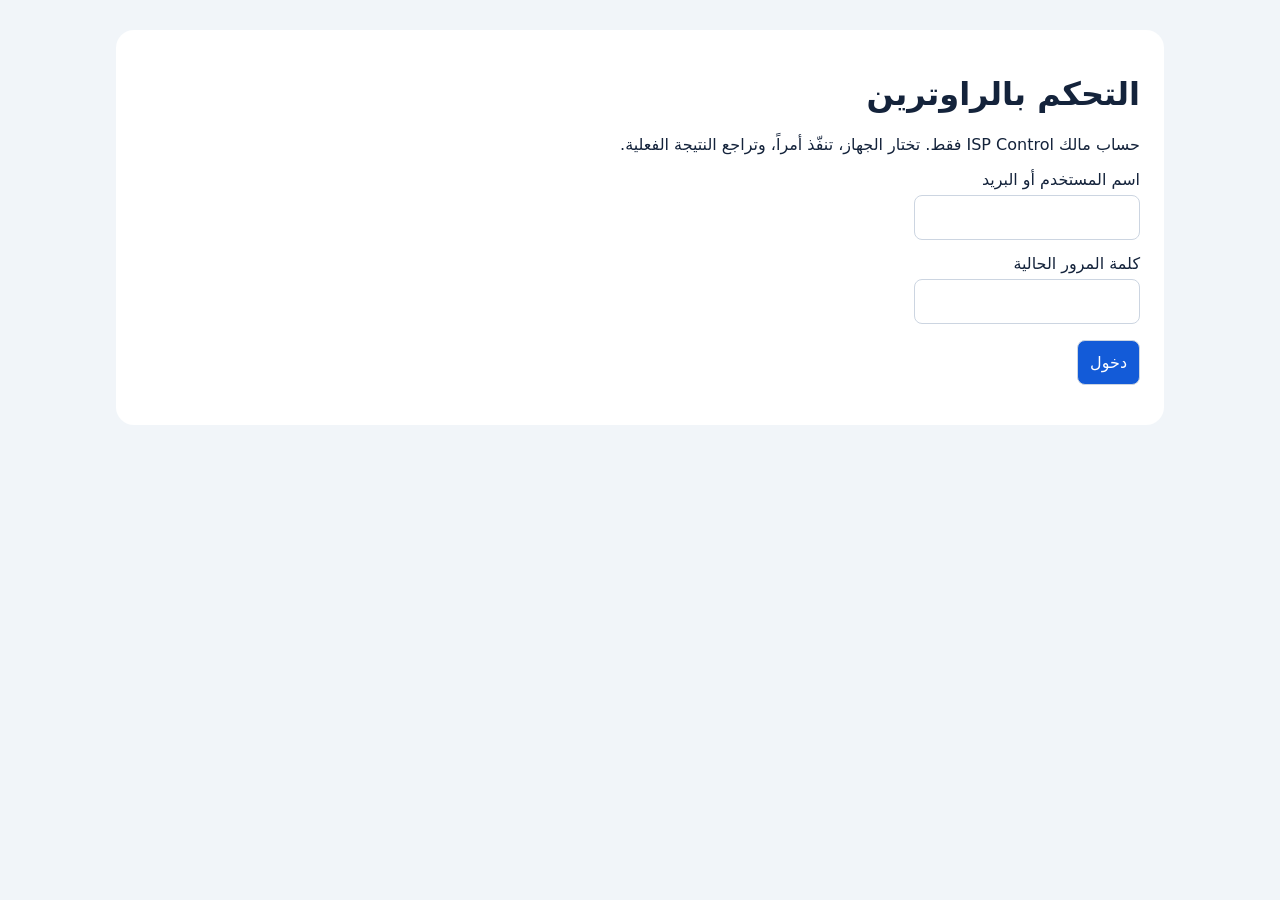
<file: isp-control/remote-v3.html>
<!doctype html><html lang="ar" dir="rtl"><meta charset="utf-8"><meta name="viewport" content="width=device-width,initial-scale=1"><title>ISP Control — التحكم بالراوترين</title>
<style>body{font:16px system-ui;background:#f1f5f9;color:#14233b;margin:0}main{max-width:1000px;margin:30px auto;padding:24px;background:white;border-radius:18px}input,select,textarea,button{font:inherit;padding:12px;border:1px solid #ccd5e1;border-radius:8px;box-sizing:border-box}textarea{width:100%;min-height:130px;direction:ltr;text-align:left}button{background:#135bd8;color:white;cursor:pointer}button:disabled{opacity:.4;cursor:default}label{display:block;margin:14px 0 6px}pre{white-space:pre-wrap;overflow-wrap:anywhere;direction:ltr;text-align:left;background:#edf2f7;padding:14px;border-radius:8px}section{margin:22px 0}small{color:#52627a}.row{display:flex;gap:12px;flex-wrap:wrap}.error{color:#a62323}article{border-top:1px solid #ddd;padding:12px 0}[hidden]{display:none!important}</style>
<main><h1>التحكم بالراوترين</h1><p>حساب مالك ISP Control فقط. تختار الجهاز، تنفّذ أمراً، وتراجع النتيجة الفعلية.</p>
<form id="login"><label for="username">اسم المستخدم أو البريد</label><input id="username" autocomplete="username" required><label for="password">كلمة المرور الحالية</label><input id="password" type="password" autocomplete="current-password" required><p><button>دخول</button></p></form>
<p id="status" role="status"></p><section id="console" hidden><div class="row"><button id="logout">خروج</button><button id="refresh">تحديث</button></div><p id="channel"></p><p id="subscriberState"></p><button id="subscriberMode">تغيير وضع أوامر المشتركين</button><label for="router">الجهاز المستهدف</label><select id="router"></select><label for="preset">أمر جاهز</label><select id="preset"><option value="/system identity print">قراءة اسم الجهاز</option><option value="/system resource print">قراءة الموارد</option><option value="/interface print">قراءة الواجهات</option><option value="">أمر مخصص</option></select><label for="script">أمر RouterOS</label><textarea id="script" spellcheck="false">/system identity print</textarea><p><small>الأوامر المخصصة تعمل بصلاحيات إدارية. العمليات التي تقطع اتصال الجهاز قد تنتهي بدون تأكيد؛ لا تعِدها تلقائياً.</small></p><button id="run" disabled>تنفيذ على الجهاز المحدد</button><h2>سجل الأوامر والنتائج</h2><div id="jobs"></div></section></main>
<script>
const BASE='https://varccsjoydhlfazaizqs.supabase.co',KEY='sb_publishable_3M9BkewAJ3i6daQc_Sojbw_WA2ryzm9';
const el=id=>document.getElementById(id);let session=null,routers=[],busy=false,timer=null;
const status=(s,error=false)=>{el('status').textContent=s;el('status').className=error?'error':''};
async function request(path,body,auth=true,method='POST'){
 if(auth&&session&&Date.now()>session.expires_at-30000){const r=await request('/auth/v1/token?grant_type=refresh_token',{refresh_token:session.refresh_token},false);session={...r,expires_at:Date.now()+r.expires_in*1000};}
 const r=await fetch(BASE+path,{method,headers:{apikey:KEY,'Content-Type':'application/json',...(auth&&session?{Authorization:'Bearer '+session.access_token}:{})},...(method==='GET'?{}:{body:JSON.stringify(body)})});
 const data=await r.json();if(!r.ok)throw Error(data.error_description||data.msg||data.error||data.message||'تعذر تنفيذ الطلب');return data;
}
const control=body=>request('/functions/v1/isp-router-control',body);
function availability(){const c=routers.find(r=>r.device_role==='CONNECTOR');const live=c&&c.command_channel_version===3&&Date.now()-Date.parse(c.command_channel_last_seen_at)<20000;el('run').disabled=busy||!live;el('channel').textContent=live?'قناة V3 متصلة — تنفيذ مستقل على RB951 وRB1100':'قناة V3 غير متصلة. أكمل استيراد الملف على RB1100 ثم RB951.';return live;}
async function refresh(){
 if(!session||busy)return;
 try{routers=await request('/rest/v1/routers?select=id,name,model,device_role,command_channel_last_seen_at,command_channel_version,command_channel_subscriber_enabled',null,true,'GET');
 const enabled=routers.find(r=>r.device_role==='CONNECTOR')?.command_channel_subscriber_enabled===true;el('subscriberState').textContent=enabled?'أوامر المشتركين مسموحة؛ الطلبات المعلقة قد تُنفذ.':'أوامر المشتركين متوقفة احتياطياً؛ التثبيت لا يطبق أي طلبات قديمة.';el('subscriberMode').textContent=enabled?'إيقاف سحب أوامر المشتركين':'السماح بسحب أوامر المشتركين';
 const previous=el('router').value;el('router').replaceChildren();for(const r of routers.filter(r=>['CORE','CONNECTOR'].includes(r.device_role))){const o=document.createElement('option');o.value=r.id;o.textContent=(r.device_role==='CORE'?'RB1100':'RB951')+' — '+r.name;el('router').append(o);}if(routers.some(r=>r.id===previous))el('router').value=previous;
 availability();const {jobs=[]}=await control({action:'list'});el('jobs').replaceChildren();for(const j of jobs){const a=document.createElement('article'),h=document.createElement('strong'),p=document.createElement('pre'),o=document.createElement('pre');h.textContent=(routers.find(r=>r.id===j.router_id)?.model||j.router_id)+' — '+j.status+' — '+new Date(j.created_at).toLocaleString();p.textContent=j.script;o.textContent=j.output||(j.status==='COMPLETED'?'اكتمل بدون قيمة إرجاع.':'بانتظار نتيجة مؤكدة');a.append(h,p,o);if(j.status==='PENDING'){const cancel=document.createElement('button');cancel.textContent='إلغاء قبل التنفيذ';cancel.onclick=async()=>{try{await control({action:'cancel',id:j.id});await refresh();}catch(e){status(e.message,true)}};a.append(cancel);}el('jobs').append(a);}
 }catch(e){el('run').disabled=true;status(e.message,true);}
}
el('login').onsubmit=async e=>{e.preventDefault();try{status('جاري الدخول…');let email=el('username').value.trim();if(!email.includes('@'))email=await request('/rest/v1/rpc/resolve_login_email',{p_username:email},false);if(!email)throw Error('بيانات الدخول غير صحيحة');const r=await request('/auth/v1/token?grant_type=password',{email,password:el('password').value},false);session={...r,expires_at:Date.now()+r.expires_in*1000};el('password').value='';await control({action:'list'});el('login').hidden=true;el('console').hidden=false;status('تم الدخول بحساب المالك');await refresh();timer=setInterval(()=>{if(!document.hidden)refresh()},5000);}catch(e){session=null;status(e.message,true)}};
el('logout').onclick=()=>{clearInterval(timer);session=null;el('console').hidden=true;el('login').hidden=false;el('jobs').replaceChildren();status('تم الخروج من لوحة التحكم هذه')};
el('preset').onchange=()=>{if(el('preset').value)el('script').value=el('preset').value};el('refresh').onclick=refresh;
el('subscriberMode').onclick=async()=>{const enabled=routers.find(r=>r.device_role==='CONNECTOR')?.command_channel_subscriber_enabled===true;if(!confirm(enabled?'إيقاف السحب الجديد؟ الأمر الجاري قد يكتمل.':'السماح بتنفيذ طلبات المشتركين المعلقة والجديدة؟ راجعها في ISP Control أولاً.'))return;try{await control({action:'channel_mode',enabled:!enabled});await refresh();}catch(e){status(e.message,true)}};
el('run').onclick=async()=>{if(!availability())return;const router=routers.find(r=>r.id===el('router').value),script=el('script').value.trim();if(!router||!script)return;if(!confirm('تنفيذ على '+router.model+' ('+router.device_role+')؟\n\n'+script))return;busy=true;availability();try{const id=crypto.randomUUID?crypto.randomUUID():URL.createObjectURL(new Blob()).split('/').pop();const job=await control({action:'enqueue',router_id:router.id,script,confirmed:true,request_id:id});status('تم إرسال الأمر '+job.id+'؛ انتظر النتيجة في السجل.');}catch(e){status(e.message,true)}finally{busy=false;await refresh()}};
</script></html>
</file>
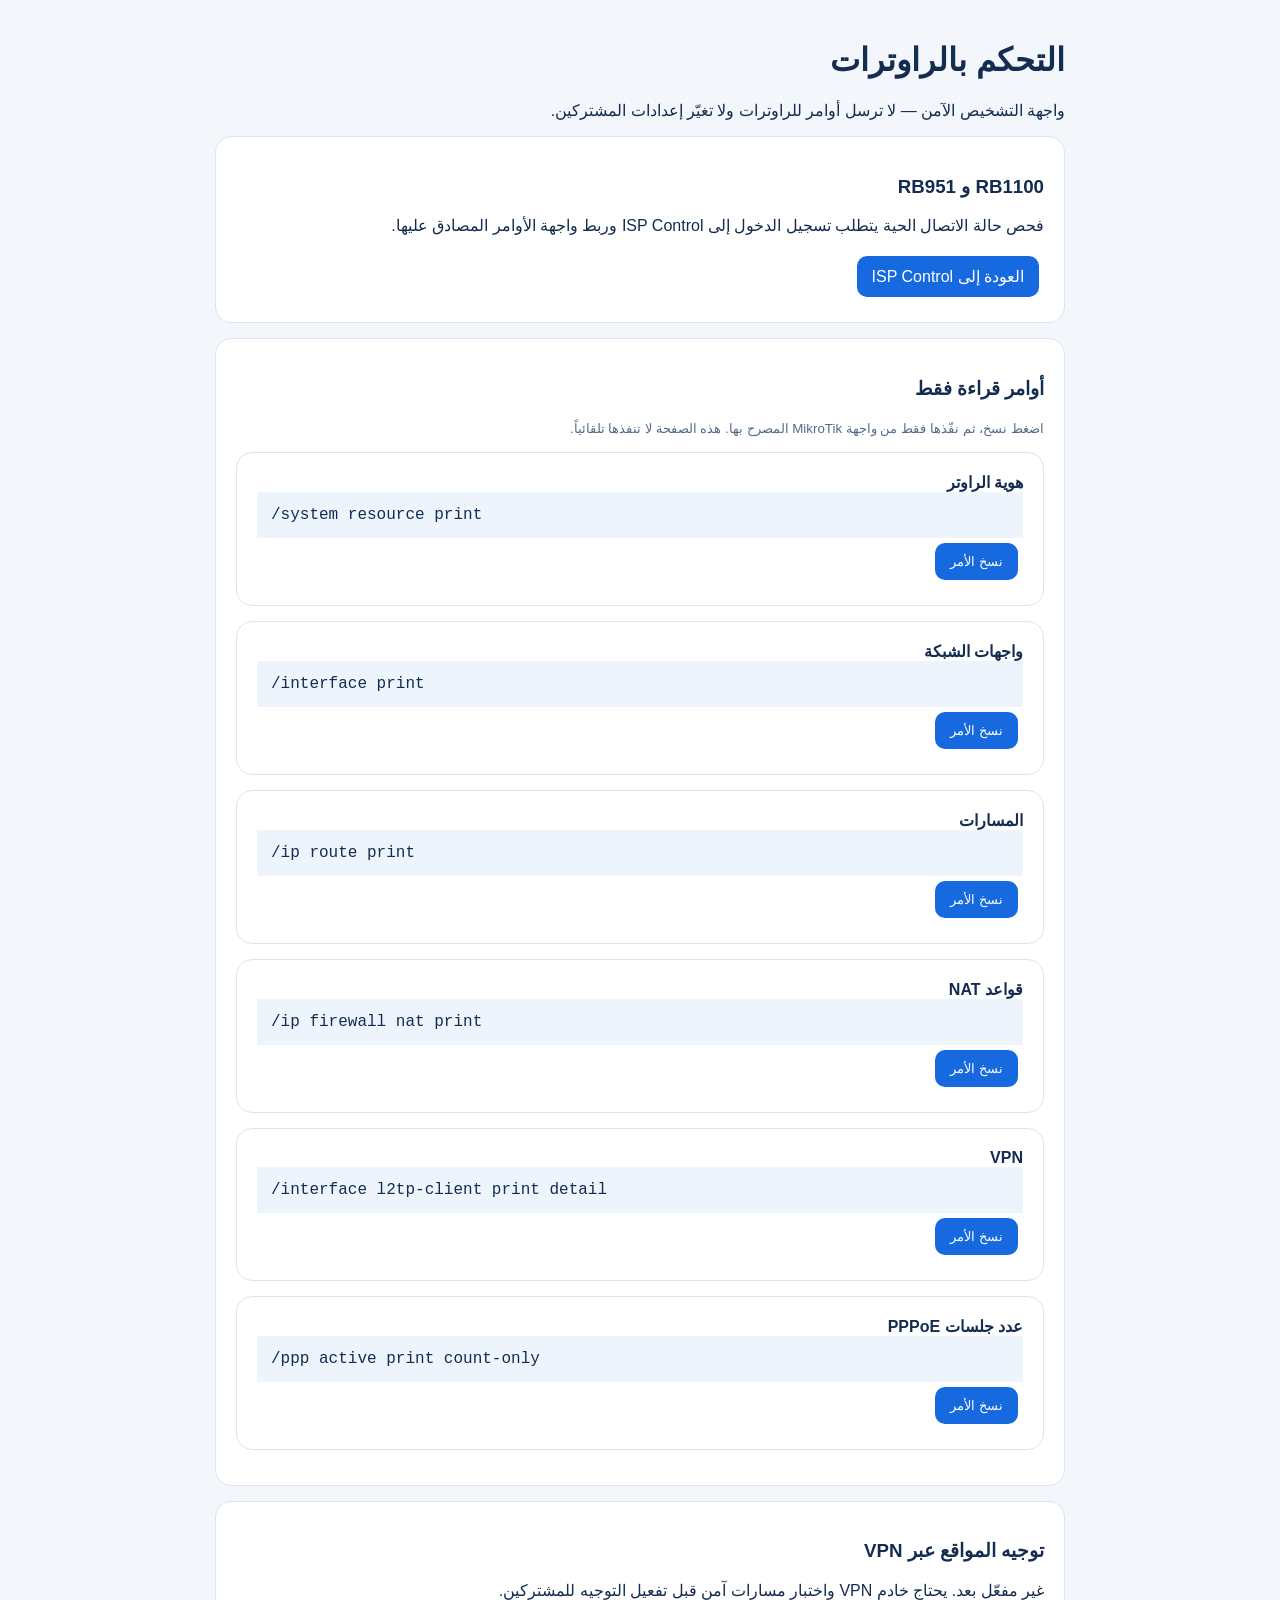
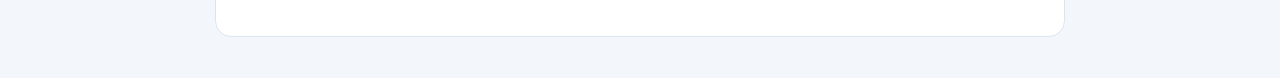
<file: isp-control/router-control.html>
<!doctype html><html lang="ar" dir="rtl"><meta charset="utf-8"><meta name="viewport" content="width=device-width,initial-scale=1"><title>التحكم بالراوترات | ISP Control</title><style>body{font:16px Tahoma,Arial;background:#f3f7fc;color:#132c50;margin:0;padding:20px}main{max-width:850px;margin:auto}.card{background:white;border:1px solid #dbe5f2;border-radius:16px;padding:20px;margin:15px 0}button,a{display:inline-block;padding:11px 15px;border-radius:10px;background:#1769df;color:white;border:0;text-decoration:none;cursor:pointer;margin:5px}code{direction:ltr;display:block;text-align:left;background:#edf4fc;padding:14px;white-space:pre-wrap;overflow-wrap:anywhere}small{color:#526b8a}</style><main><h1>التحكم بالراوترات</h1><p>واجهة التشخيص الآمن — لا ترسل أوامر للراوترات ولا تغيّر إعدادات المشتركين.</p><div class="card"><h3>RB1100 و RB951</h3><p>فحص حالة الاتصال الحية يتطلب تسجيل الدخول إلى ISP Control وربط واجهة الأوامر المصادق عليها.</p><a href="./index.html">العودة إلى ISP Control</a></div><div class="card"><h3>أوامر قراءة فقط</h3><small>اضغط نسخ، ثم نفّذها فقط من واجهة MikroTik المصرح بها. هذه الصفحة لا تنفذها تلقائياً.</small><div id="checks"></div></div><div class="card"><h3>توجيه المواقع عبر VPN</h3><p>غير مفعّل بعد. يحتاج خادم VPN واختبار مسارات آمن قبل تفعيل التوجيه للمشتركين.</p></div></main><script>const checks=[["هوية الراوتر","/system resource print"],["واجهات الشبكة","/interface print"],["المسارات","/ip route print"],["قواعد NAT","/ip firewall nat print"],["VPN","/interface l2tp-client print detail"],["عدد جلسات PPPoE","/ppp active print count-only"]];for(const [label,cmd] of checks){const box=document.createElement("div");box.className="card";const title=document.createElement("b");title.textContent=label;const code=document.createElement("code");code.textContent=cmd;const btn=document.createElement("button");btn.textContent="نسخ الأمر";btn.onclick=async()=>{await navigator.clipboard.writeText(cmd);btn.textContent="تم النسخ"};box.append(title,code,btn);document.querySelector("#checks").append(box)}</script></html>
</file>
